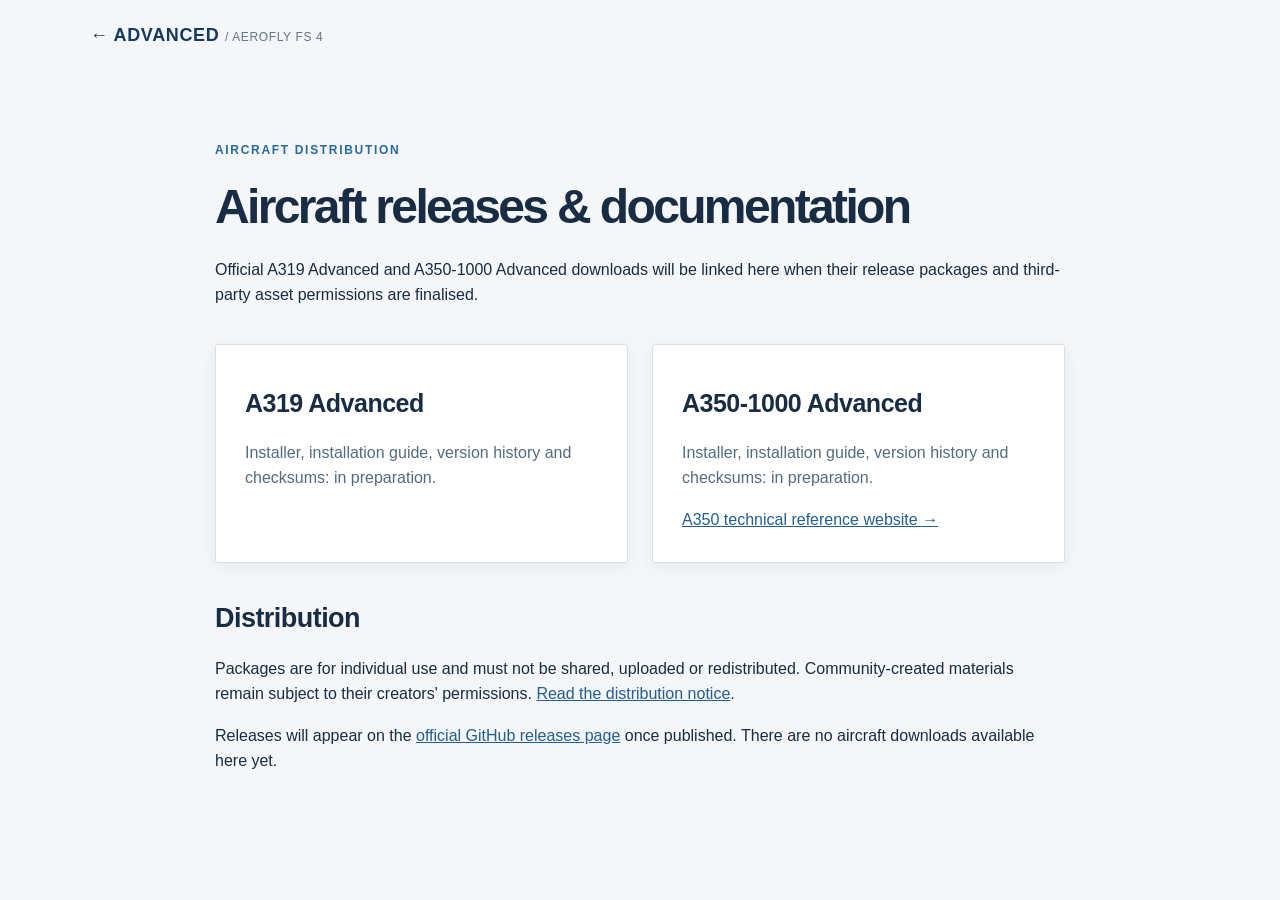
<file: downloads.html>
<!doctype html><html lang="en"><head><meta charset="utf-8"><meta name="viewport" content="width=device-width,initial-scale=1"><title>Aircraft releases | Advanced</title><link rel="stylesheet" href="assets/style.css"></head><body><header class="nav wrap"><a class="brand" href="index.html">← ADVANCED <span class="soft">/ AEROFLY FS 4</span></a></header><main class="wrap section simple"><div class="sectiontag">AIRCRAFT DISTRIBUTION</div><h1 style="font-size:clamp(32px,5vw,48px)">Aircraft releases & documentation</h1><p>Official A319 Advanced and A350-1000 Advanced downloads will be linked here when their release packages and third-party asset permissions are finalised.</p><div class="cards"><article class="panel"><h2 style="font-size:25px">A319 Advanced</h2><p>Installer, installation guide, version history and checksums: in preparation.</p></article><article class="panel"><h2 style="font-size:25px">A350-1000 Advanced</h2><p>Installer, installation guide, version history and checksums: in preparation.</p><a href="https://a350advanced.prestit1978.workers.dev/" target="_blank" rel="noopener">A350 technical reference website →</a></article></div><h2 style="font-size:27px;margin-top:40px">Distribution</h2><p>Packages are for individual use and must not be shared, uploaded or redistributed. Community-created materials remain subject to their creators' permissions. <a href="terms.html">Read the distribution notice</a>.</p><p>Releases will appear on the <a href="https://github.com/prestit1978-lang/Aerofly-Advanced/releases">official GitHub releases page</a> once published. There are no aircraft downloads available here yet.</p></main></body></html>
</file>
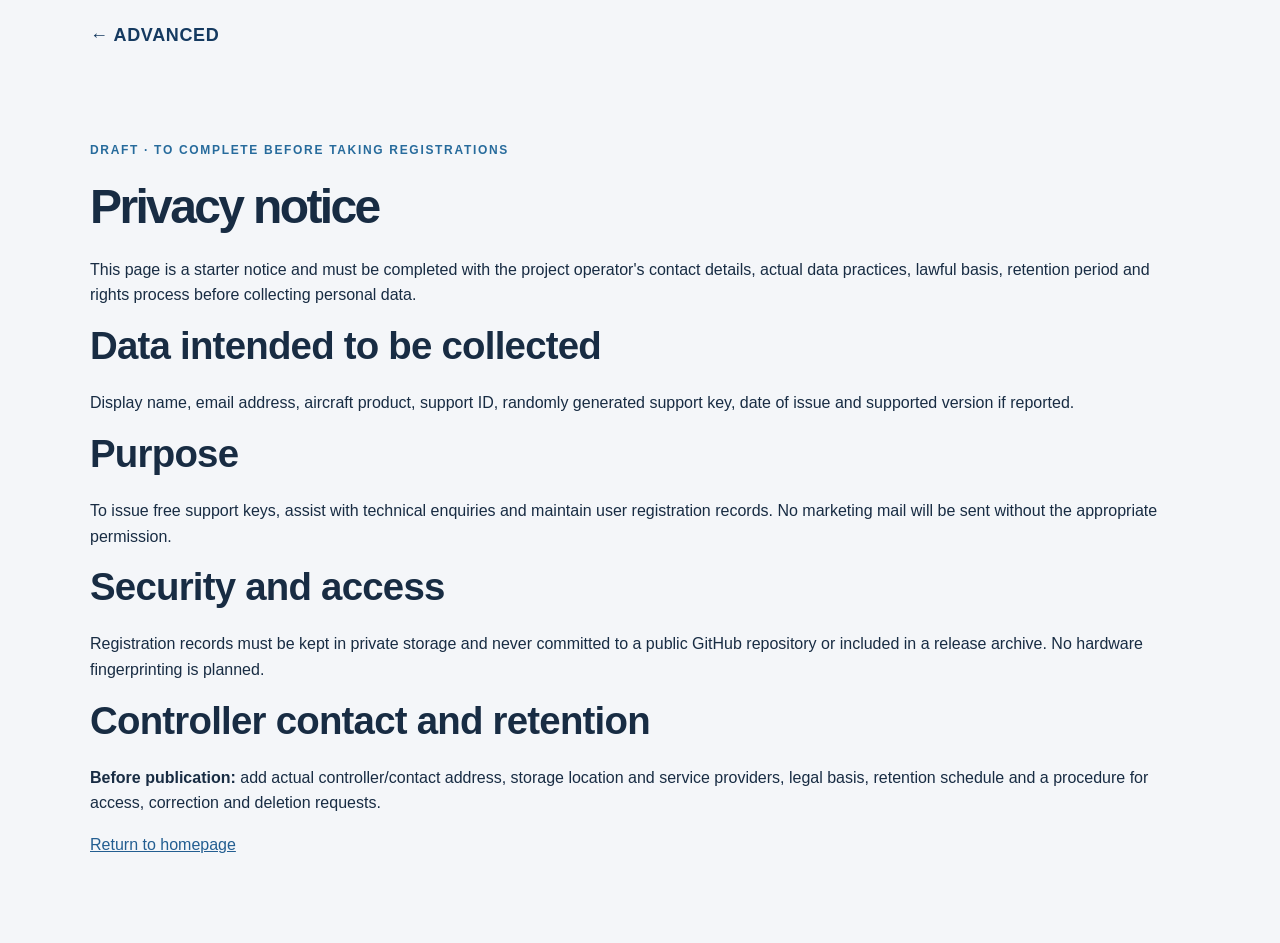
<file: privacy.html>
<!doctype html><html lang="en"><head><meta charset="utf-8"><meta name="viewport" content="width=device-width,initial-scale=1"><title>Privacy notice | Advanced</title><link rel="stylesheet" href="assets/style.css"></head><body><header class="nav wrap"><a href="index.html" class="brand">← ADVANCED</a></header><main class="wrap section"><div class="sectiontag">DRAFT · TO COMPLETE BEFORE TAKING REGISTRATIONS</div><h1 style="font-size:48px">Privacy notice</h1><p>This page is a starter notice and must be completed with the project operator's contact details, actual data practices, lawful basis, retention period and rights process before collecting personal data.</p><h2>Data intended to be collected</h2><p>Display name, email address, aircraft product, support ID, randomly generated support key, date of issue and supported version if reported.</p><h2>Purpose</h2><p>To issue free support keys, assist with technical enquiries and maintain user registration records. No marketing mail will be sent without the appropriate permission.</p><h2>Security and access</h2><p>Registration records must be kept in private storage and never committed to a public GitHub repository or included in a release archive. No hardware fingerprinting is planned.</p><h2>Controller contact and retention</h2><p><strong>Before publication:</strong> add actual controller/contact address, storage location and service providers, legal basis, retention schedule and a procedure for access, correction and deletion requests.</p><p><a href="index.html">Return to homepage</a></p></main></body></html>
</file>
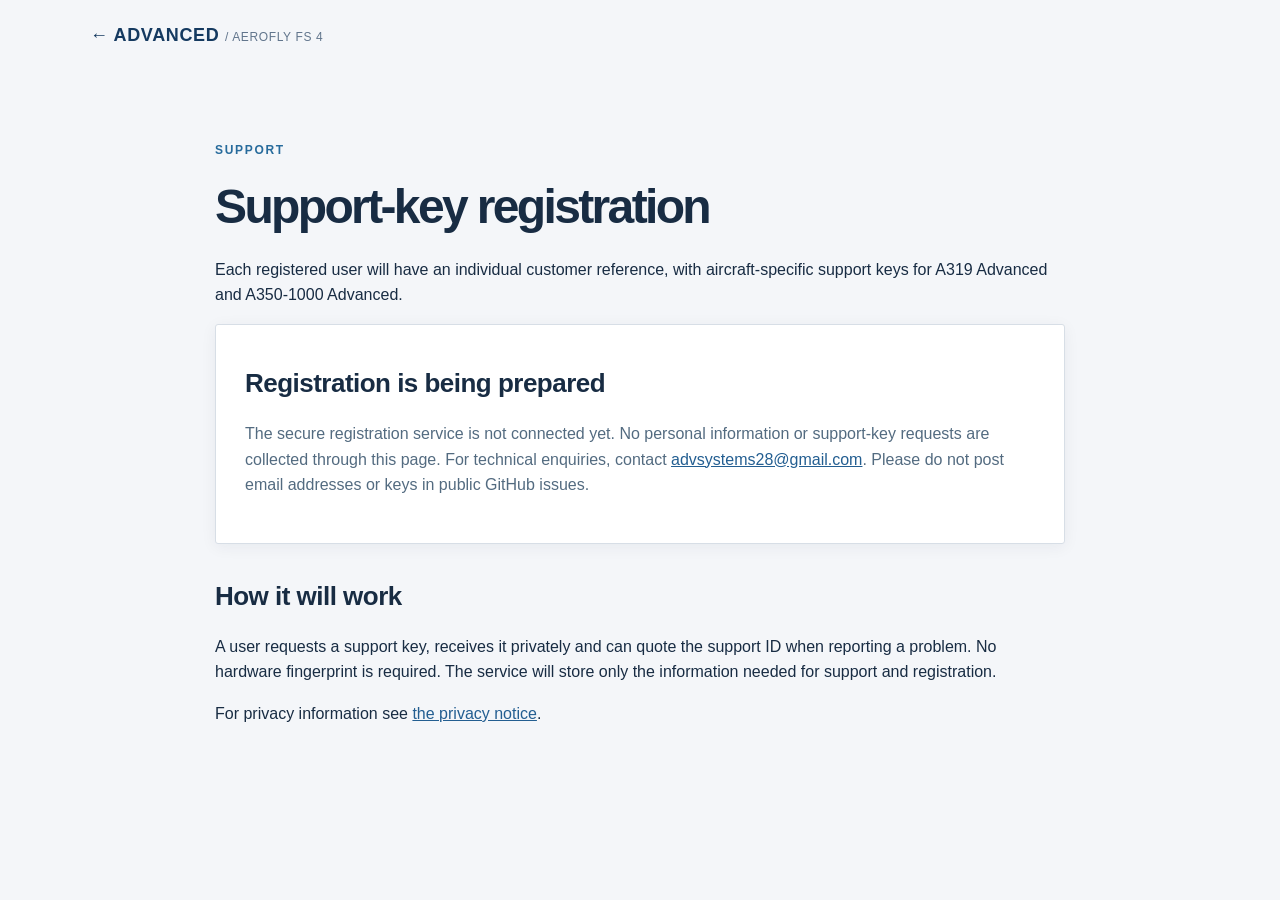
<file: support.html>
<!doctype html><html lang="en"><head><meta charset="utf-8"><meta name="viewport" content="width=device-width,initial-scale=1"><title>Support registration | Advanced</title><link rel="stylesheet" href="assets/style.css"></head><body><header class="nav wrap"><a class="brand" href="index.html">← ADVANCED <span class="soft">/ AEROFLY FS 4</span></a></header><main class="wrap section simple"><div class="sectiontag">SUPPORT</div><h1 style="font-size:clamp(32px,5vw,48px)">Support-key registration</h1><p>Each registered user will have an individual customer reference, with aircraft-specific support keys for A319 Advanced and A350-1000 Advanced.</p><div class="panel"><h2 style="font-size:26px">Registration is being prepared</h2><p>The secure registration service is not connected yet. No personal information or support-key requests are collected through this page. For technical enquiries, contact <a href="mailto:advsystems28@gmail.com">advsystems28@gmail.com</a>. Please do not post email addresses or keys in public GitHub issues.</p></div><h2 style="font-size:26px;margin-top:38px">How it will work</h2><p>A user requests a support key, receives it privately and can quote the support ID when reporting a problem. No hardware fingerprint is required. The service will store only the information needed for support and registration.</p><p>For privacy information see <a href="privacy.html">the privacy notice</a>.</p></main></body></html>
</file>
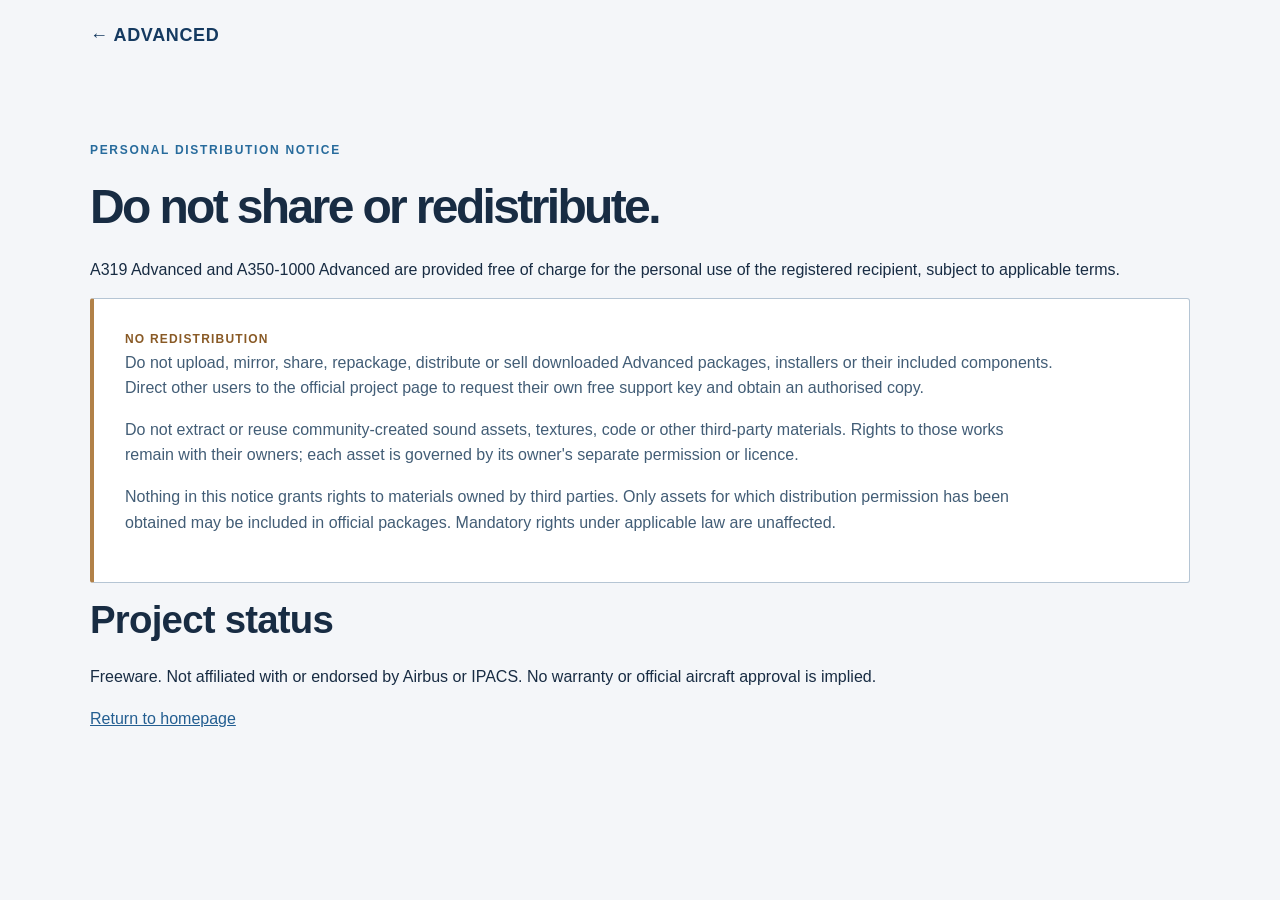
<file: terms.html>
<!doctype html><html lang="en"><head><meta charset="utf-8"><meta name="viewport" content="width=device-width,initial-scale=1"><title>Distribution notice | Advanced</title><link rel="stylesheet" href="assets/style.css"></head><body><header class="nav wrap"><a href="index.html" class="brand">← ADVANCED</a></header><main class="wrap section"><div class="sectiontag">PERSONAL DISTRIBUTION NOTICE</div><h1 style="font-size:48px">Do not share or redistribute.</h1><p>A319 Advanced and A350-1000 Advanced are provided free of charge for the personal use of the registered recipient, subject to applicable terms.</p><div class="warning"><div class="warningheading">NO REDISTRIBUTION</div><p>Do not upload, mirror, share, repackage, distribute or sell downloaded Advanced packages, installers or their included components. Direct other users to the official project page to request their own free support key and obtain an authorised copy.</p><p>Do not extract or reuse community-created sound assets, textures, code or other third-party materials. Rights to those works remain with their owners; each asset is governed by its owner's separate permission or licence.</p><p>Nothing in this notice grants rights to materials owned by third parties. Only assets for which distribution permission has been obtained may be included in official packages. Mandatory rights under applicable law are unaffected.</p></div><h2>Project status</h2><p>Freeware. Not affiliated with or endorsed by Airbus or IPACS. No warranty or official aircraft approval is implied.</p><p><a href="index.html">Return to homepage</a></p></main></body></html>
</file>
<file: assets/style.css>
:root{color-scheme:dark;--bg:#0a1019;--surface:#111b29;--surface2:#152234;--line:#2b3d52;--ink:#f0f5fa;--muted:#afc0cf;--cyan:#77c7de;--accent:#dcab65}*{box-sizing:border-box}html{scroll-behavior:smooth}body{margin:0;background:var(--bg);color:var(--ink);font:16px/1.7 system-ui,-apple-system,Segoe UI,Arial,sans-serif}a{color:var(--cyan)}.wrap{width:min(1100px,calc(100% - 42px));margin:auto}.nav{display:flex;align-items:center;justify-content:space-between;gap:16px;padding:19px 0}.brand{font-size:18px;font-weight:800;letter-spacing:.07em;color:#fff;text-decoration:none}.soft{font-size:12px;font-weight:500;color:var(--muted)}nav{display:flex;flex-wrap:wrap;gap:22px}nav a{color:#d9e7ef;text-decoration:none;font-size:14px}nav a:hover,.footer a:hover{color:white}.hero{border-block:1px solid var(--line);background:radial-gradient(ellipse at 80% 30%,#1d4053 0%,transparent 48%),linear-gradient(115deg,#0b1422,#101e30 65%,#132636);padding:100px 0 110px}.eyebrow,.sectiontag{text-transform:uppercase;font-size:12px;letter-spacing:.2em;font-weight:700;color:var(--cyan)}h1,h2,h3,p{margin-top:0}h1{font-size:clamp(52px,8vw,104px);letter-spacing:-.055em;line-height:1.04;margin:22px 0 25px}h1 span{color:var(--cyan)}h2{font-size:clamp(30px,4vw,47px);line-height:1.15;letter-spacing:-.035em;margin:15px 0 22px}h3{font-size:24px;line-height:1.2;margin:12px 0 13px}.intro{max-width:690px;font-size:19px;color:#d1e0e9}.actions{display:flex;gap:12px;flex-wrap:wrap;margin-top:32px}.button{display:inline-block;border:1px solid var(--cyan);padding:11px 19px;border-radius:6px;background:var(--cyan);color:#081622;text-decoration:none;font-weight:750}.button.secondary{background:transparent;color:var(--ink);border-color:#6a879e}.micro{margin:18px 0 0;color:var(--muted);font-size:13px}.section{padding:84px 0}.lead{color:var(--muted);max-width:750px}.cards{display:grid;grid-template-columns:repeat(2,minmax(0,1fr));gap:24px;margin-top:36px}.plane,.panel,.warning{border:1px solid var(--line);border-radius:12px;overflow:hidden;background:var(--surface)}.art{height:165px;padding:48px 30px;font-size:54px;font-weight:800;letter-spacing:-.045em;background:linear-gradient(125deg,#173246,#2e5971 60%,#132232);color:white}.art span{font-size:24px;color:#b9d5e0}.art350{background:linear-gradient(125deg,#152d44,#395671 60%,#121e2a)}.planeinner{padding:28px}.planeinner p,.panel p,.split p,.last p{color:var(--muted)}.muted{color:var(--muted);font-size:14px}.smallcap{font-size:12px;letter-spacing:.12em;text-transform:uppercase;color:var(--cyan)}.band{background:#0e1825;border-block:1px solid var(--line);padding:78px 0}.split{display:grid;grid-template-columns:1.15fr 1fr;gap:60px;align-items:center}.panel{padding:29px}.smallbox{border:1px solid var(--line);border-radius:6px;background:#0b1521;padding:13px 16px;color:#c1dce7;font-size:14px}code{font:13px ui-monospace,Consolas,monospace}.warning{padding:31px;border-color:#6a563b;background:linear-gradient(145deg,#242117,#151b22)}.warningheading{color:#f0ca8e;font-size:12px;letter-spacing:.1em;font-weight:800}.warning h2{font-size:30px}.warning p{max-width:930px}.last{padding-bottom:110px}.footer{border-top:1px solid var(--line);padding:28px 0 45px;display:flex;justify-content:space-between;gap:20px;flex-wrap:wrap;color:var(--muted);font-size:13px}.footer a{color:var(--muted)}.simple{max-width:850px;padding:70px 0 120px}.simple li{margin:10px 0}@media(max-width:720px){.nav{align-items:flex-start;flex-direction:column}.cards,.split{grid-template-columns:1fr}.split{gap:25px}.hero{padding:70px 0}.section,.band{padding:55px 0}.art{height:128px;padding:30px 24px;font-size:45px}}
/* Corporate aviation presentation */
:root{--bg:#f4f6f9;--surface:#fff;--surface2:#e8edf2;--line:#d7dee6;--ink:#182c43;--muted:#50677f;--cyan:#235e91;--accent:#235e91}
body{background:var(--bg);color:var(--ink);font-family:Arial,"Helvetica Neue",Helvetica,sans-serif;line-height:1.6}
.nav{padding:21px 0}.brand{color:#153a60;font-size:18px;letter-spacing:.035em}.soft{color:#61758c}nav a{color:#254b70;font-weight:600}
.hero-photo{position:relative;min-height:560px;display:flex;align-items:center;padding:88px 0;background:#142e49;background-image:linear-gradient(90deg,rgba(9,29,51,.96) 0%,rgba(11,35,58,.88) 33%,rgba(12,40,65,.47) 70%,rgba(12,34,53,.32) 100%),url('https://a350advanced.prestit1978.workers.dev/assets/images/a350-aerofly-night-exterior.jpg');background-size:cover;background-position:center 44%;border:0}
.hero-content{position:relative;z-index:1}.hero h1{font-size:clamp(44px,5.7vw,73px);line-height:1.07;letter-spacing:-.032em;font-weight:650;margin:20px 0 27px;color:#fff}.hero h1 span{color:#fff}.hero .intro{font-size:18px;max-width:570px;color:#ebf1f6}.hero .eyebrow{color:#c1d7e5;font-size:11px;letter-spacing:.15em}.hero .button{border-radius:2px;background:#fff;color:#173b5d;border-color:#fff;padding:11px 21px}.hero .button.secondary{background:rgba(4,17,32,.18);border-color:#dee8f0;color:#fff}.hero .micro{color:#c7d7e6}.hero-credit{position:absolute;bottom:18px;right:max(20px,calc((100vw - 1100px)/2));color:#c9d7e2;font-size:11px;letter-spacing:.06em}
.section{padding:70px 0}.sectiontag{color:#276b9c;letter-spacing:.14em}h2{font-size:clamp(29px,3vw,39px);letter-spacing:-.02em;font-weight:650}h3{font-size:22px;letter-spacing:-.01em}.lead{font-size:16px}.plane,.panel{border-radius:3px;box-shadow:0 3px 16px rgba(10,36,63,.06)}.planeinner{padding:25px}.planeinner p,.panel p,.split p,.last p,.lead,.muted{color:#536b80}.smallcap{color:#315f87}.band{background:#eaf0f5;border-color:#d7e0e8}.smallbox{background:#f1f5f9;color:#294f70}.warning{background:#fff;border-color:#b5c5d4;border-left:4px solid #b18148;border-radius:3px}.warningheading{color:#895a26}.warning p{color:#425d76}.footer{color:#536b80}.footer a{color:#315f87}.last{padding-bottom:80px}
@media(max-width:720px){.hero-photo{min-height:490px;background-position:62% center}.hero h1{font-size:46px}.hero-credit{right:18px}.nav{padding:16px 0}}
</file>
